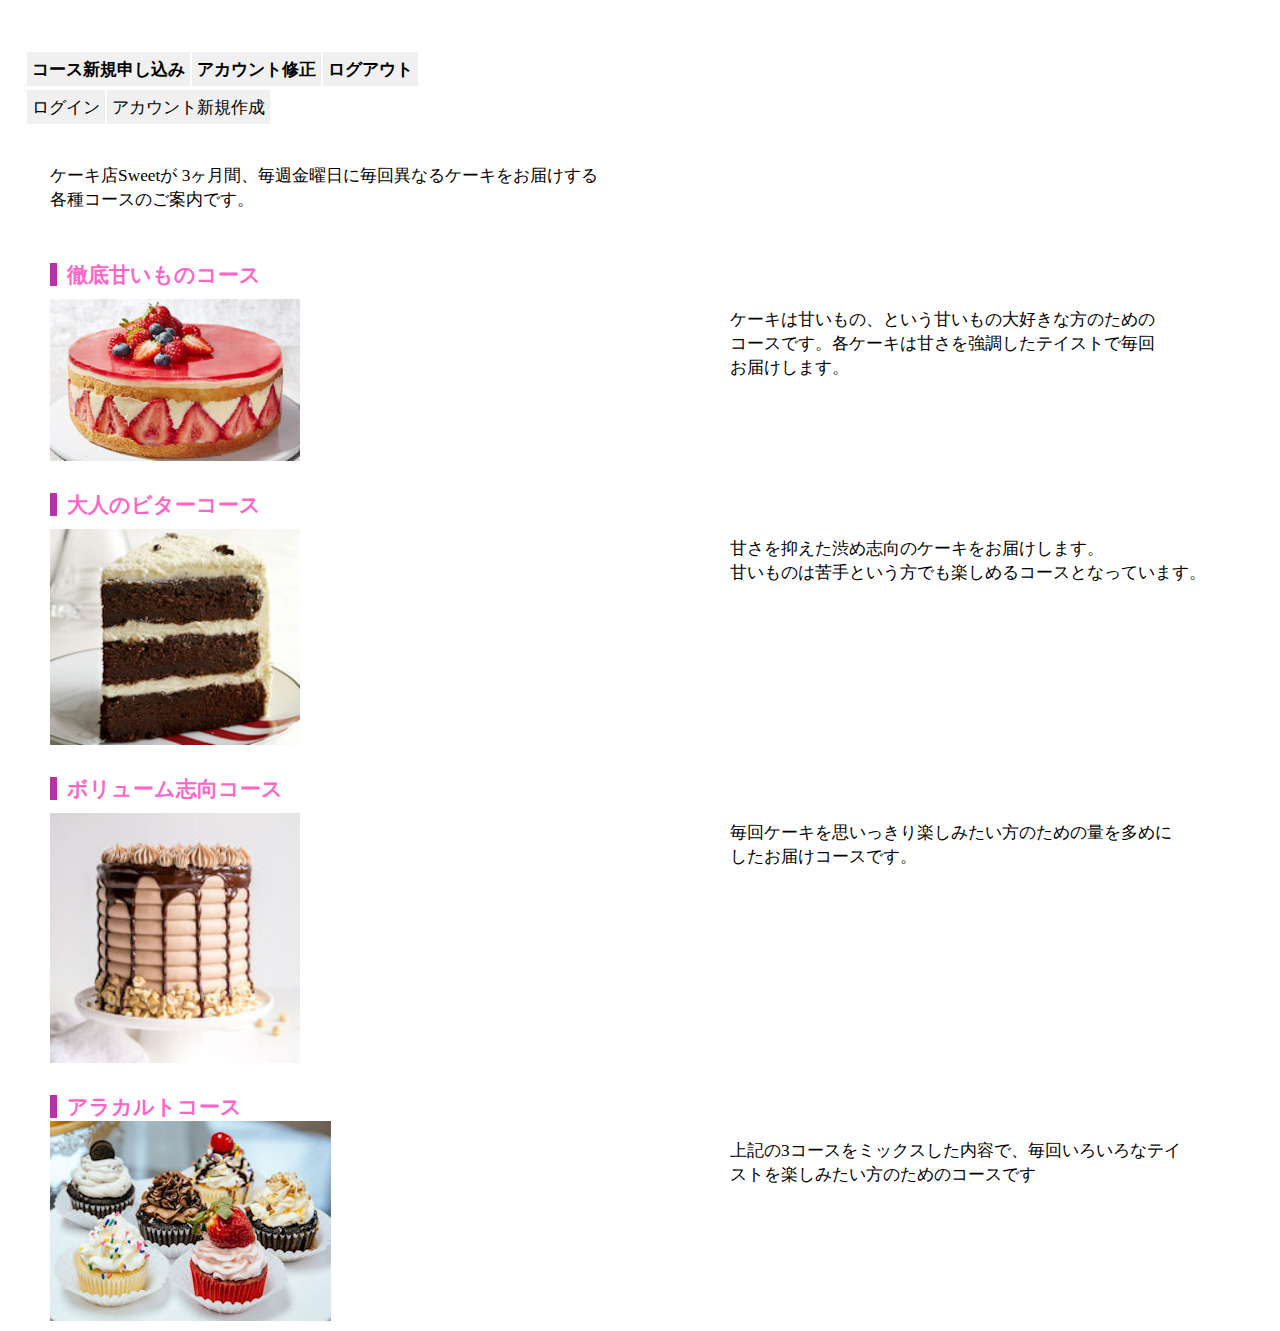
<file: src/main/resources/templates/index.html>
<!--ホーム用画面-->
<!DOCTYPE html>
<html xmlns="http://www.w3.org/1999/xhtml"
      xmlns:th="http://www/thymeleaf.org">
<head>
    <title>Welcome Page</title>
    <meta http-equiv="Content-Type"
          content="text/html; charset=UTF-8">
    <link href="../static/css/mystyle.css" th:href="@{/css/mystyle.css}" rel="stylesheet"/>
</head>
<body>
<!--ヘッダー部挿入-->
<div th:include="header :: headerA"></div>
<div th:if="${logname} != 'kiOYuT49HiJ8' and ${logname} != null">
    <h3 th:text="*{logname} + '様'"/>
    <table>
        <tr>
            <td><a th:href="@{/createcos}">コース新規申し込み</a></td>
            <td><a th:href="@{/edit}">アカウント修正</a></td>
            <td><a th:href="@{/logout}">ログアウト</a></td>
        </tr>
    </table>
</div>
<div th:if="${logname} == 'kiOYuT49HiJ8'">
    <table>
        <tr>
            <td><a th:href="@{/login}">ログイン</a></td>
            <td><a th:href="@{/create}">アカウント新規作成</a></td>
        </tr>
    </table>
</div>
<br/>
<!--メイン部-->
<div class="content">
    <p>ケーキ店Sweetが 3ヶ月間、毎週金曜日に毎回異なるケーキをお届けする<br>各種コースのご案内です。</p>
    <h3 class="icon">徹底甘いものコース</h3>
    <img class=imageA src="../static/img/sweet.jpg"
         th:src="@{img/sweet.jpg}"/>
    <p class="explain">ケーキは甘いもの、という甘いもの大好きな方のための<br>コースです。各ケーキは甘さを強調したテイストで毎回<br>お届けします。</p><br>
    <h3 class="icon">大人のビターコース</h3>
    <img class=imageA src="../static/img/Bitter.jpg"
         th:src="@{img/Bitter.jpg}"/>
    <p class="explain">甘さを抑えた渋め志向のケーキをお届けします。<br>甘いものは苦手という方でも楽しめるコースとなっています。</p><br>
    <h3 class="icon">ボリューム志向コース</h3>
    <img class=imageA src="../static/img/Volume.jpg"
         th:src="@{img/Volume.jpg}"/>
    <p class="explain">毎回ケーキを思いっきり楽しみたい方のための量を多めに<br>したお届けコースです。</p><br>
    <h3 class="icon">アラカルトコース</h3>
    <img src="../static/img/various.jpg"
         th:src="@{img/various.jpg}"/>
    <p class="explain">上記の3コースをミックスした内容で、毎回いろいろなテイ<br>ストを楽しみたい方のためのコースです</p>
</div>

<!--フッター部挿入-->
<div th:include="footer :: footerA"></div>

</body>

</html>
</file>
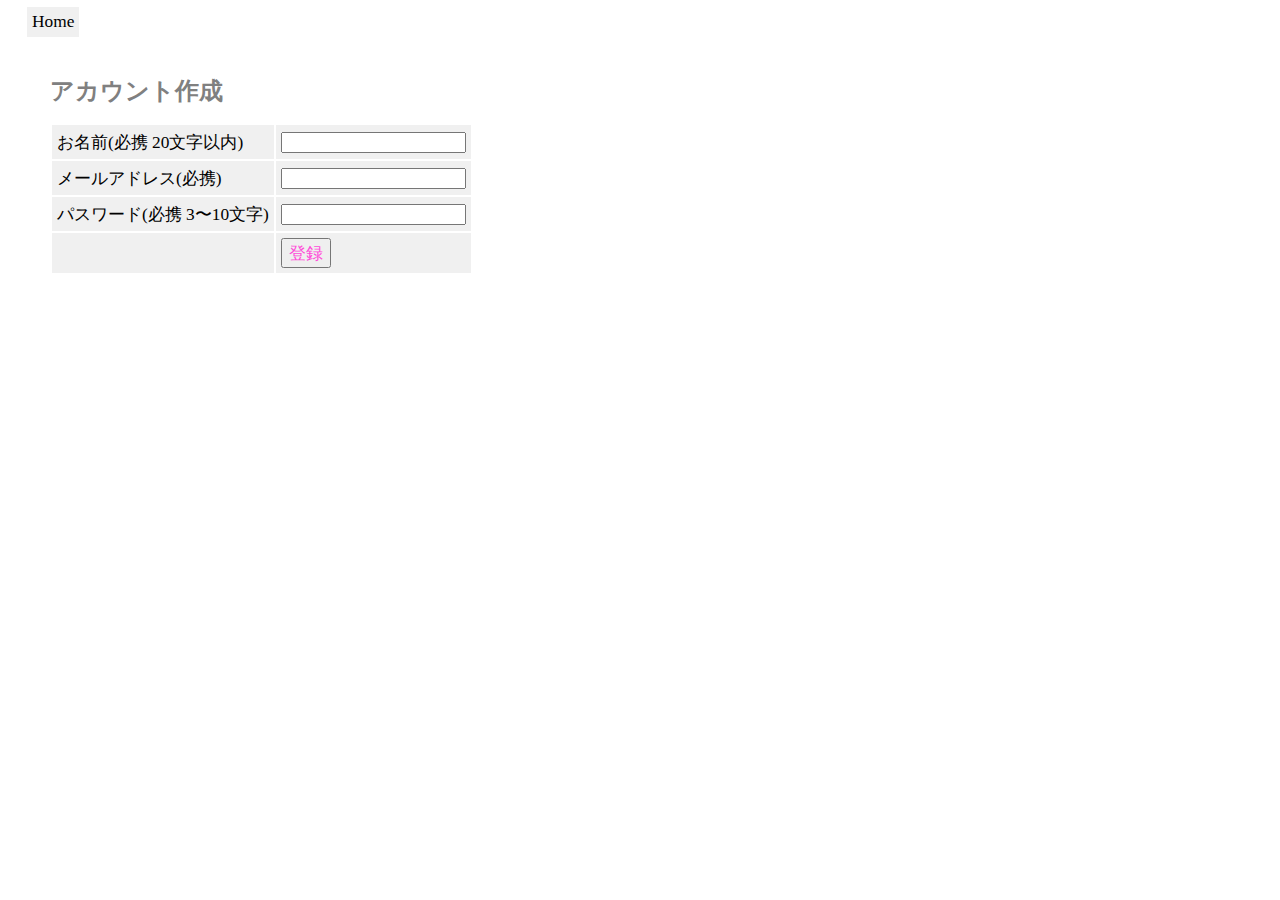
<file: src/main/resources/templates/create.html>
<!--新規アカウント作成用画面-->
<!DOCTYPE html>
<html xmlns="http://www.w3.org/1999/xhtml"
      xmlns:th="http://www/thymeleaf.org">
<head>
    <title>Create Accout</title>
    <meta http-equiv="Content-Type"
          content="text/html; charset=UTF-8">
    <link href="../static/css/mystyle.css" th:href="@{/css/mystyle.css}" rel="stylesheet"/>
</head>

<body>
<!--ヘッダー部挿入-->
<div th:include="header :: headerA"></div>
<table>
    <tr>
        <td><a th:href="@{/}">Home</a></td>
    </tr>
</table>
<br/>

<!--メイン部-->
<div class="content">
    <p th:text="${msg}" id="error"></p>
    <table>
        <h1>アカウント作成</h1>
        <form method="post" action="/create" th:object="${formModel}">
            <input type="hidden" name="id" th:value="*{id}"/>
            <tr>
                <td><label for="name">お名前(必携 20文字以内)</label></td>
                <td><input type="text" id="name" name="name" th:value="*{name}"/>
                    <div th:if="${#fields.hasErrors('name')}"
                         th:errors="*{name}" th:errorclass="err">
                    </div>
                </td>
            </tr>

            <tr>
                <td><label for="mail">メールアドレス(必携)</label></td>
                <td><input type="text" id="mail" name="mail" th:value="*{mail}"/>
                    <div th:if="${#fields.hasErrors('mail')}"
                         th:errors="*{mail}" th:errorclass="err">
                    </div>
                </td>
            </tr>

            <tr>
                <td><label for="psw">パスワード(必携 3〜10文字)</label></td>
                <td><input type="password" id="psw" name="psw" th:value="*{psw}"/>
                    <div th:if="${#fields.hasErrors('psw')}"
                         th:errors="*{psw}" th:errorclass="err">
                    </div>
                </td>
            </tr>

            <tr>
                <td></td>
                <td><input type="submit" value="登録" class="button"/></td>
            </tr>
        </form>
    </table>
</div>

<!--フッター部挿入-->
<div th:include="footer :: footerA"></div>

</body>
</html>
</file>
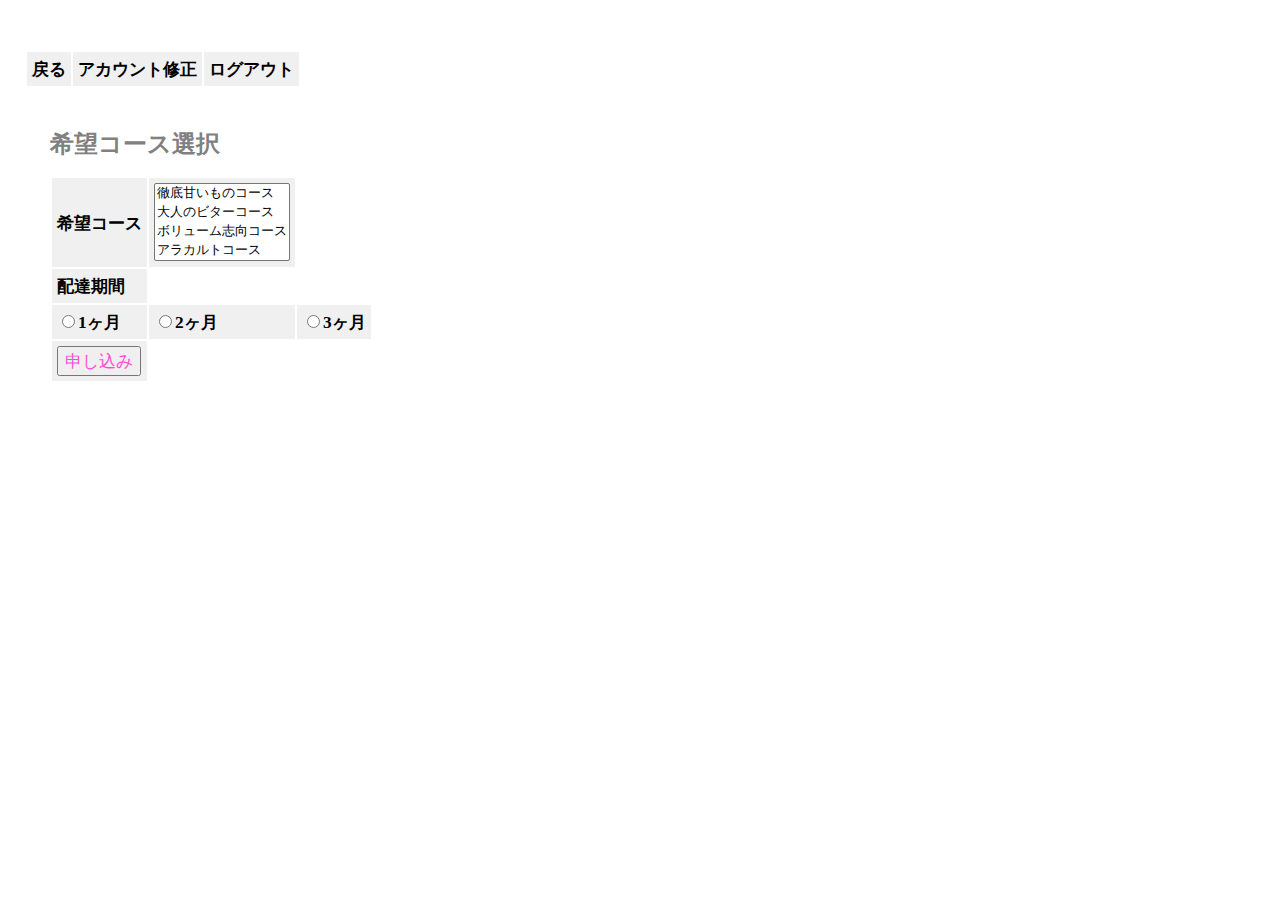
<file: src/main/resources/templates/createcos.html>
<!--新規コース申し込み用画面-->
<!DOCTYPE html>
<html xmlns="http://www.w3.org/1999/xhtml"
      xmlns:th="http://www/thymeleaf.org">
<head>
    <title>コース申し込み</title>
    <meta http-equiv="Content-Type"
          content="text/html; charset=UTF-8">
    <link href="../static/css/mystyle.css" th:href="@{/css/mystyle.css}" rel="stylesheet"/>
</head>

<body>
<!--ヘッダー部挿入-->
<div th:include="header :: headerA"></div>
<h3 th:text="${logname} + '様'"/>
<table>
    <tr>
        <td><a th:href="@{/}">戻る</a></td>
        <td><a th:href="@{/edit}">アカウント修正</a></td>
        <td><a th:href="@{/logout}">ログアウト</a></td>
    </tr>
</table>
<br/>
<!--メイン部-->
<div class="content">
    <table>
        <h1>希望コース選択</h1>
        <form method="post" action="/createcos" th:object="${cosModel}">
            <input type="hidden" name="cosid" th:value="*{cosid}"/>
            <input type="hidden" name="myid" th:value="*{myid}"/>

            <tr>
                <td><label>希望コース</label></td>
                <td><select th:value="*{cosname}" size="4" id="cosname" name="cosname">
                    <option>徹底甘いものコース</option>
                    <option>大人のビターコース</option>
                    <option>ボリューム志向コース</option>
                    <option>アラカルトコース</option>
                </select></td>
            </tr>
            <tr>
                <td><label>配達期間</label></td>
            </tr>
            <td><input type="radio" name="cosmonth" value="1"/>1ヶ月</td>
            <td><input type="radio" name="cosmonth" value="2"/>2ヶ月</td>
            <td><input type="radio" name="cosmonth" value="3"/>3ヶ月</td>
            <tr>
                <td><input type="submit" value="申し込み" class="button"/></td>
            </tr>
        </form>
    </table>
</div>

</body>
</html>
</file>
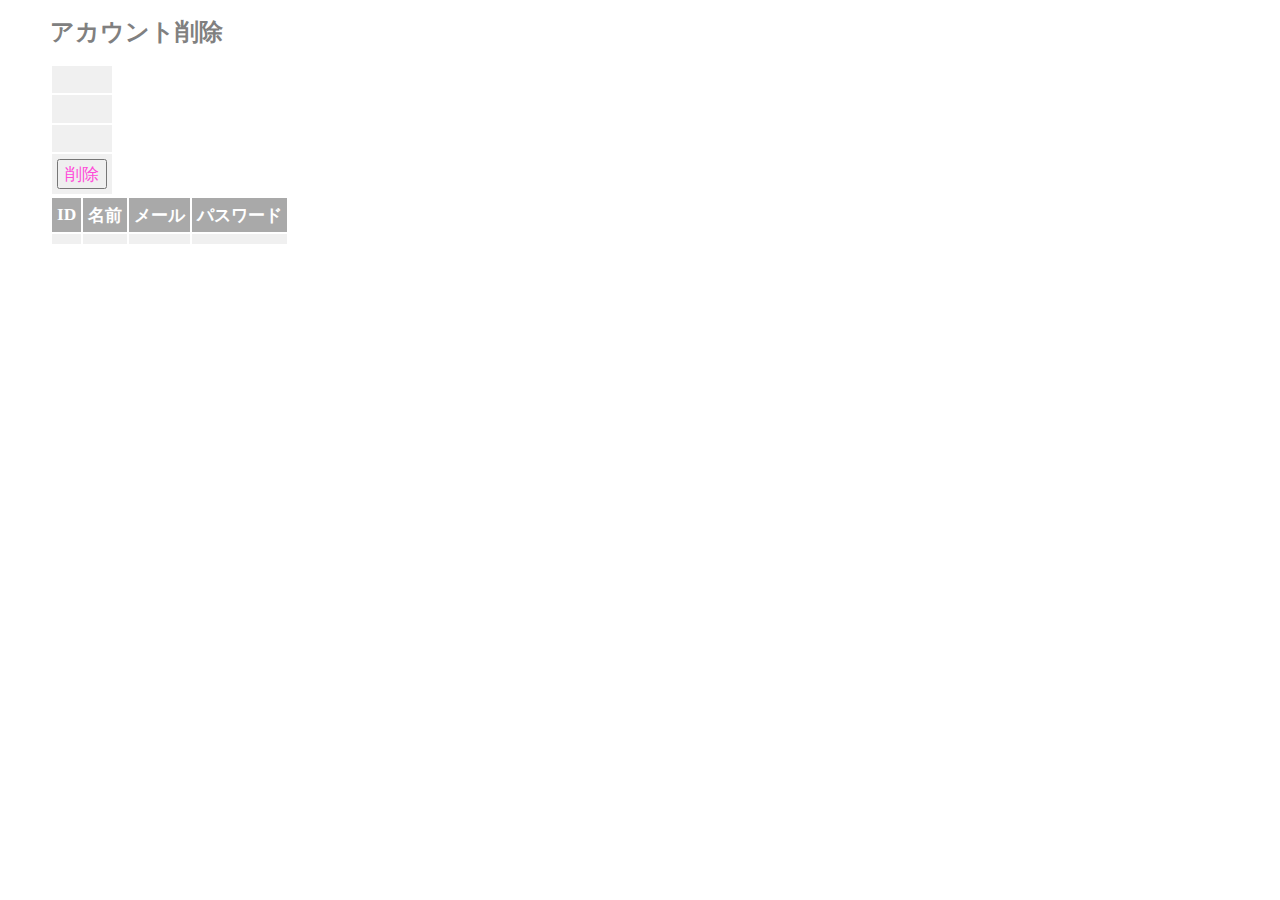
<file: src/main/resources/templates/delete.html>
<!--アカウント削除用画面-->
<!DOCTYPE html>
<html xmlns="http://www.w3.org/1999/xhtml"
      xmlns:th="http://www/thymeleaf.org">
<head>
    <title>Delete Account</title>
    <meta http-equiv="Content-Type"
          content="text/html; charset=UTF-8">
    <link href="../static/css/mystyle.css" th:href="@{/css/mystyle.css}" rel="stylesheet"/>
</head>

<body>
<!--メイン部-->
<div class="content">
    <table>
        <h1>アカウント削除</h1>
        <form method="post" action="/delete" th:object="${formModel}">
            <input type="hidden" name="id" th:value="*{id}"/>
            <tr>
                <td><p th:text="*{name}"></p></td>
            </tr>
            <tr>
                <td><p th:text="*{mail}"></p></td>
            </tr>
            <tr>
                <td><p th:text="*{psw}"></p></td>
            </tr>
            <tr>
                <td><input type="submit" value="削除" class="button"/></td>
            </tr>
        </form>
    </table>

    <table>
        <tr>
            <th>ID</th>
            <th>名前</th>
            <th>メール</th>
            <th>パスワード</th>
        <tr th:each="obj : ${datalist}">
            <td th:text="${obj.id}"></td>
            <td th:text="${obj.name}"></td>
            <td th:text="${obj.mail}"></td>
            <td th:text="${obj.psw}"></td>
        </tr>
    </table>
</div>

<!--フッター部挿入-->
<div th:include="footer :: footerA"></div>

</body>
</html>
</file>
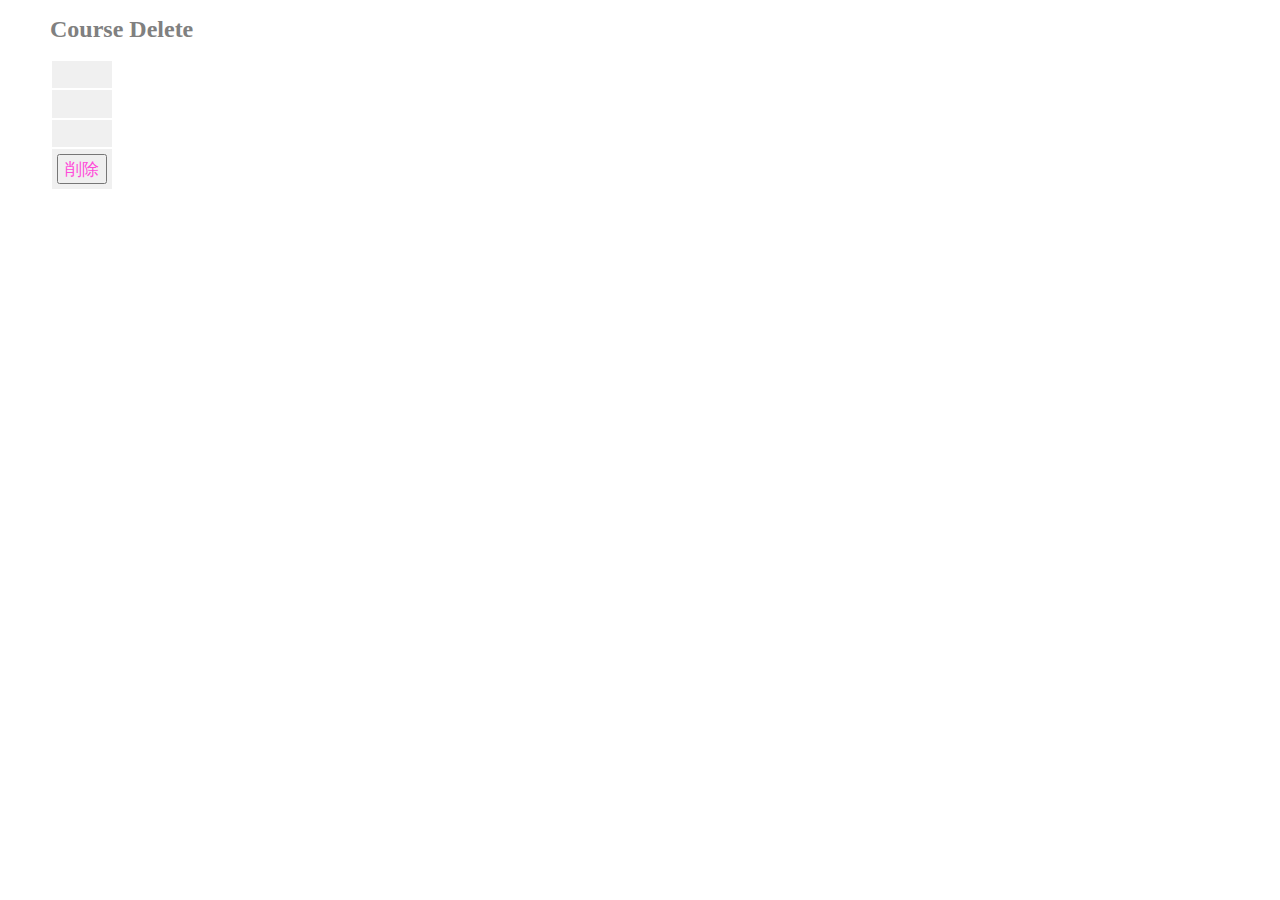
<file: src/main/resources/templates/deletecos.html>
<!--コース削除用画面-->
<!DOCTYPE html>
<html xmlns="http://www.w3.org/1999/xhtml"
      xmlns:th="http://www/thymeleaf.org">
<head>
    <title>Delete Course</title>
    <meta http-equiv="Content-Type"
          content="text/html; charset=UTF-8">
    <link href="../static/css/mystyle.css" th:href="@{/css/mystyle.css}" rel="stylesheet"/>
</head>

<body>
<!--メイン部-->
<div class="content">
    <h1>Course Delete</h1>
    <table>
        <form method="post" action="/deletecos" th:object="${cosModel}">
            <input type="hidden" name="cosid" th:value="*{cosid}"/>
            <tr>
                <td><p th:text="*{myid}"></p></td>
            </tr>
            <tr>
                <td><p th:text="*{cosname}"></p></td>
            </tr>
            <tr>
                <td><p th:text="*{cosmonth}"></p></td>
            </tr>
            <tr>
                <td><input type="submit" value="削除" class="button"/></td>
            </tr>
        </form>
    </table>
</div>

<!--フッター部挿入-->
<div th:include="footer :: footerA"></div>

</body>
</html>
</file>
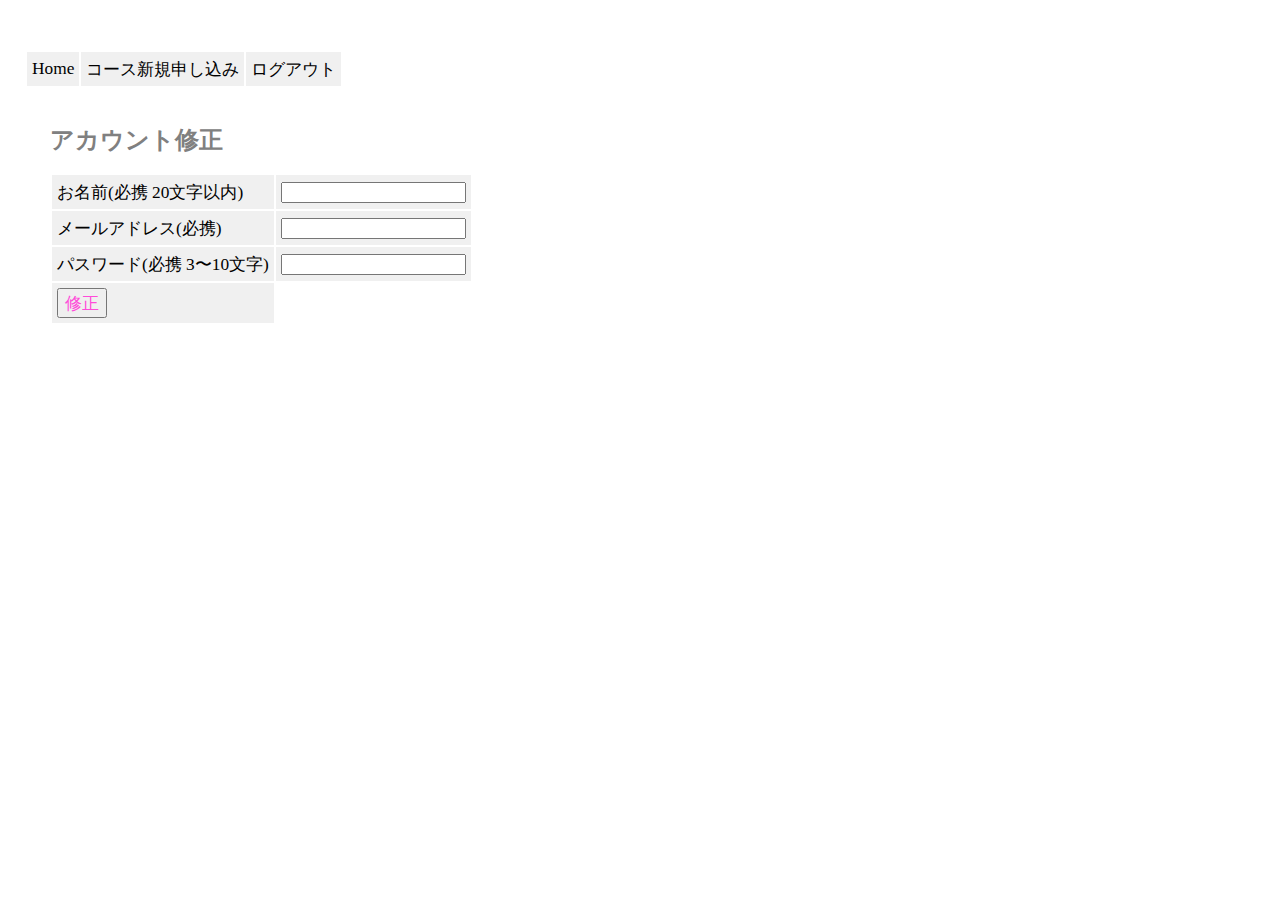
<file: src/main/resources/templates/edit.html>
<!--アカウント編集用画面-->
<!DOCTYPE html>
<html xmlns="http://www.w3.org/1999/xhtml"
      xmlns:th="http://www/thymeleaf.org">
<head>
    <title>Edit Account</title>
    <meta http-equiv="Content-Type"
          content="text/html; charset=UTF-8">
    <link href="../static/css/mystyle.css" th:href="@{/css/mystyle.css}" rel="stylesheet"/>
</head>

<body>
<!--ヘッダー部挿入-->
<div th:include="header :: headerA"></div>
<div th:if="${logname} != 'kiOYuT49HiJ8'">
    <h3 th:text="${logname} + '様'"/>
</div>

<table>
    <tr>
        <td><a th:href="@{/}">Home</a></td>
        <td><a th:href="@{/createcos}">コース新規申し込み</a></td>
        <td><a th:href="@{/logout}">ログアウト</a></td>
    </tr>
</table>
<br/>
<!--メイン部-->
<div class="content">
    <h1>アカウント修正</h1>
    <table>
        <form method="post" action="/edit" th:object="${formModel}">
            <p th:text="'現在のお名前 : ' + *{name}"/>
            <p th:text="'現在のメールアドレス : ' + *{mail}"/>
            <input type="hidden" name="id" th:value="*{id}"/>
            <tr>
                <td><label for="name">お名前(必携 20文字以内)</label></td>
                <td><input type="text" id="name" name="name" th:value="*{name}" th:errorclass="err"/>
                    <div th:if="${#fields.hasErrors('name')}"
                         th:errors="*{name}" th:errorclass="err">
                    </div>
                </td>
            </tr>
            <tr>
                <td><label for="mail">メールアドレス(必携)</label></td>
                <td><input type="text" id="mail" name="mail" th:value="*{mail}" th:errorclass="err"/>
                    <div th:if="${#fields.hasErrors('mail')}"
                         th:errors="*{mail}" th:errorclass="err">
                    </div>
                </td>
            </tr>
            <tr>
                <td><label for="psw">パスワード(必携 3〜10文字)</label></td>
                <td><input type="password" id="psw" name="psw" th:value="*{psw}" th:errorclass="err"/>
                    <div th:if="${#fields.hasErrors('psw')}"
                         th:errors="*{psw}" th:errorclass="err">
                    </div>
                </td>
            </tr>

            <tr>
                <td><input type="submit" value="修正" class="button"/></td>
            </tr>
            <p th:text="${msg}"/>
        </form>
    </table>
</div>
</body>
</html>
</file>
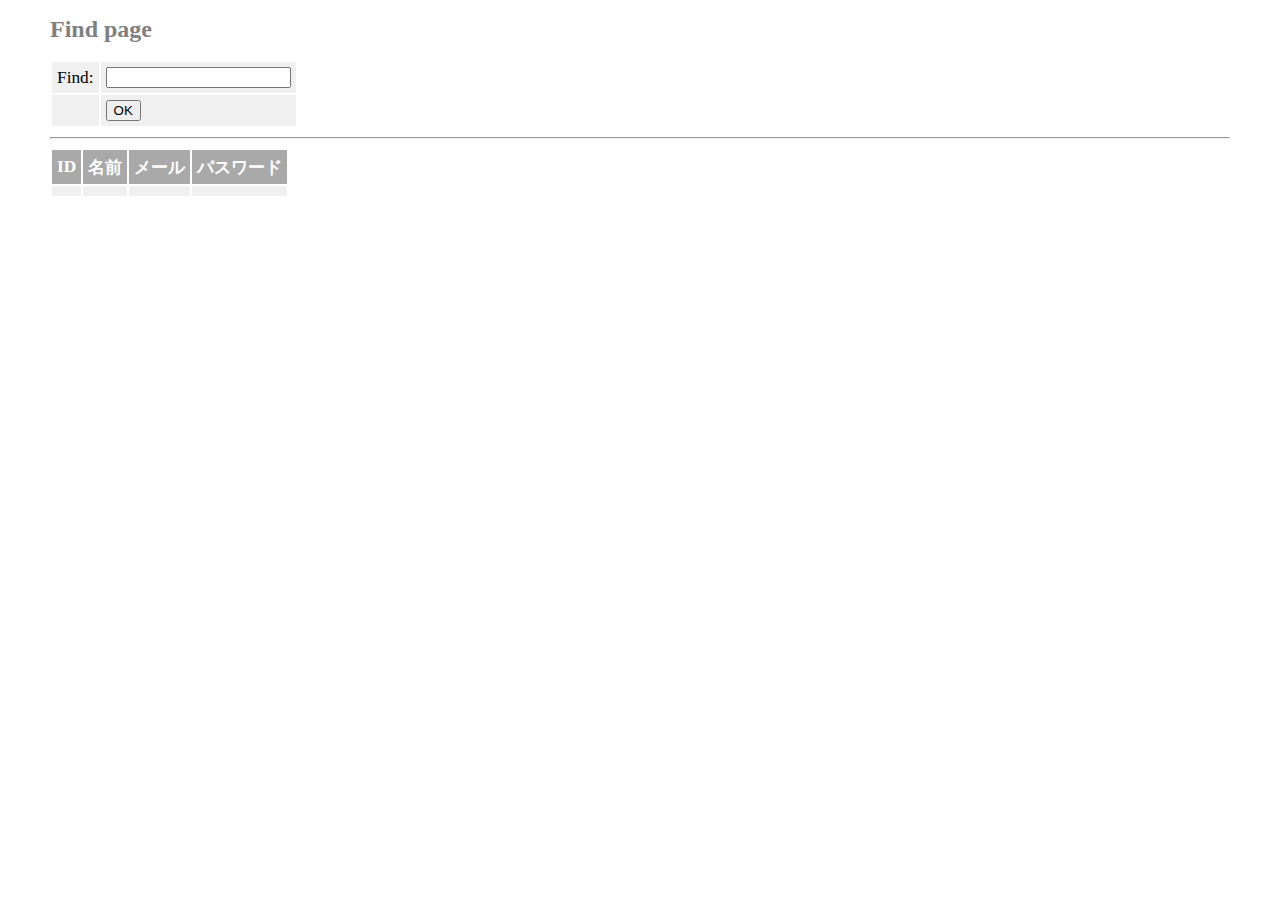
<file: src/main/resources/templates/find.html>
<!--アカウント検索用画面-->
<!DOCTYPE html>
<html xmlns="http://www.w3.org/1999/xhtml"
      xmlns:th="http://www/thymeleaf.org">
<head>
    <title>find page</title>
    <meta http-equiv="Content-Type"
          content="text/html; charset=UTF-8">
    <link href="../static/css/mystyle.css" th:href="@{/css/mystyle.css}" rel="stylesheet"/>
</head>

<body>
<!--ヘッダー部挿入-->
<div th:include="header :: headerA"></div>
<!--メイン部-->
<div class="content">
    <h1>Find page</h1>
    <p th:text="${msg}"></p>
    <table>
        <form action="/find" method="post">
            <tr>
                <td>Find:</td>
                <td><input type="text" name="fstr" size="20"
                           th:value="${value}"/></td>
            </tr>
            <tr>
                <td></td>
                <td><input type="submit" value="OK"/></td>
            </tr>
        </form>
    </table>
    <hr/>
    <table>
        <tr>
            <th>ID</th>
            <th>名前</th>
            <th>メール</th>
            <th>パスワード</th>
        <tr th:each="obj : ${datalist}">
            <td th:text="${obj.id}"></td>
            <td th:text="${obj.name}"></td>
            <td th:text="${obj.mail}"></td>
            <td th:text="${obj.psw}"></td>
        </tr>
    </table>
</div>

<!--フッター部挿入-->
<div th:include="footer :: footerA"></div>

</body>
</html>
</file>
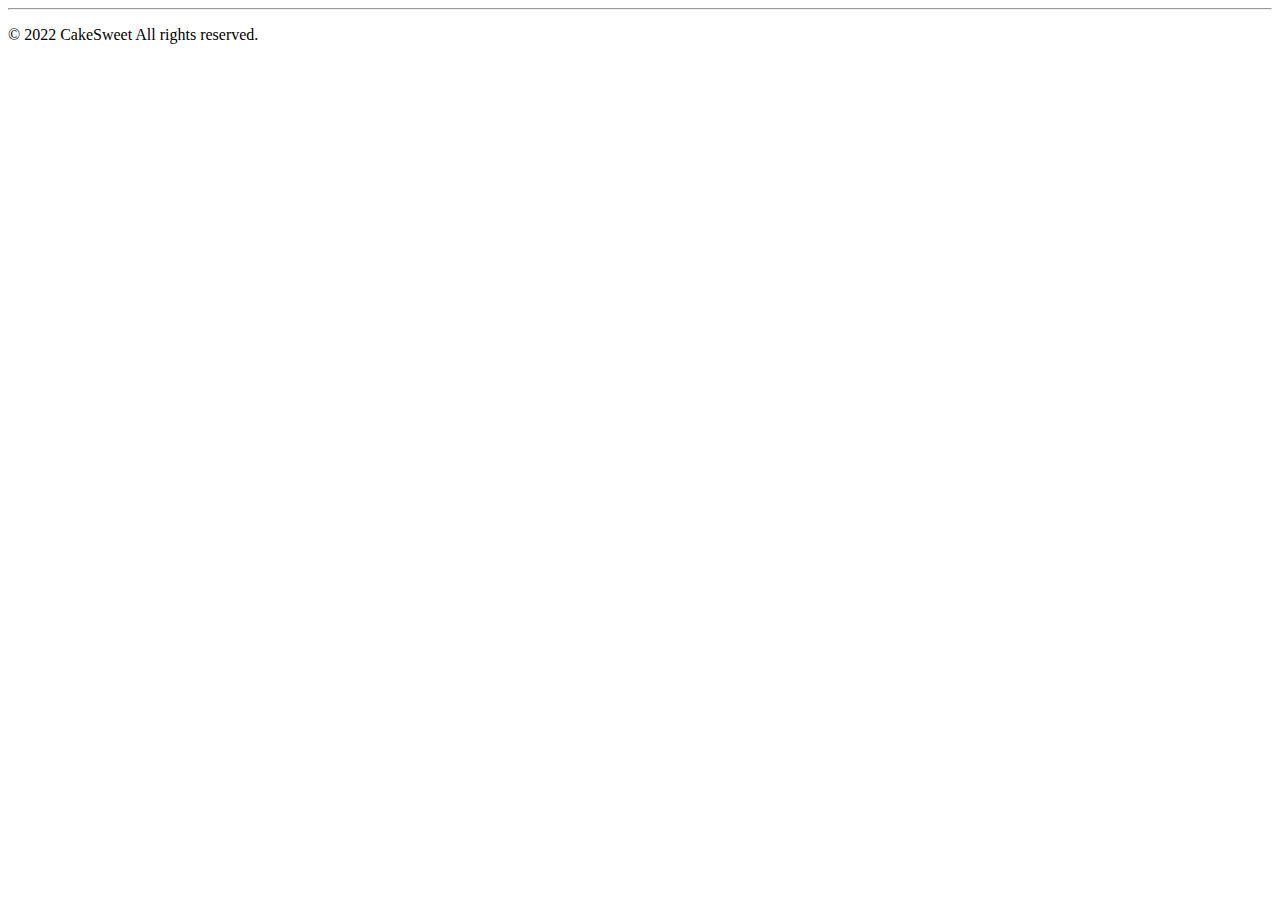
<file: src/main/resources/templates/footer.html>
<!--フッター用画面-->
<!DOCTYPE html>
<html xmlns="http://www.w3.org/1999/xhtml"
      xmlns:th="http://www/thymeleaf.org">
<head>
  <meta http-equiv="Content-Type"
        content="text/html; charset=UTF-8">
  <link href="../static/css/mystyle.css" />
</head>

<body>
  <div id="footer" th:fragment="footerA">
    <div class="footer">
      <hr class="linehf"/>
      <p >© 2022 CakeSweet All rights reserved.</p>
    </div>
  </div>
</body>
</html>
</file>
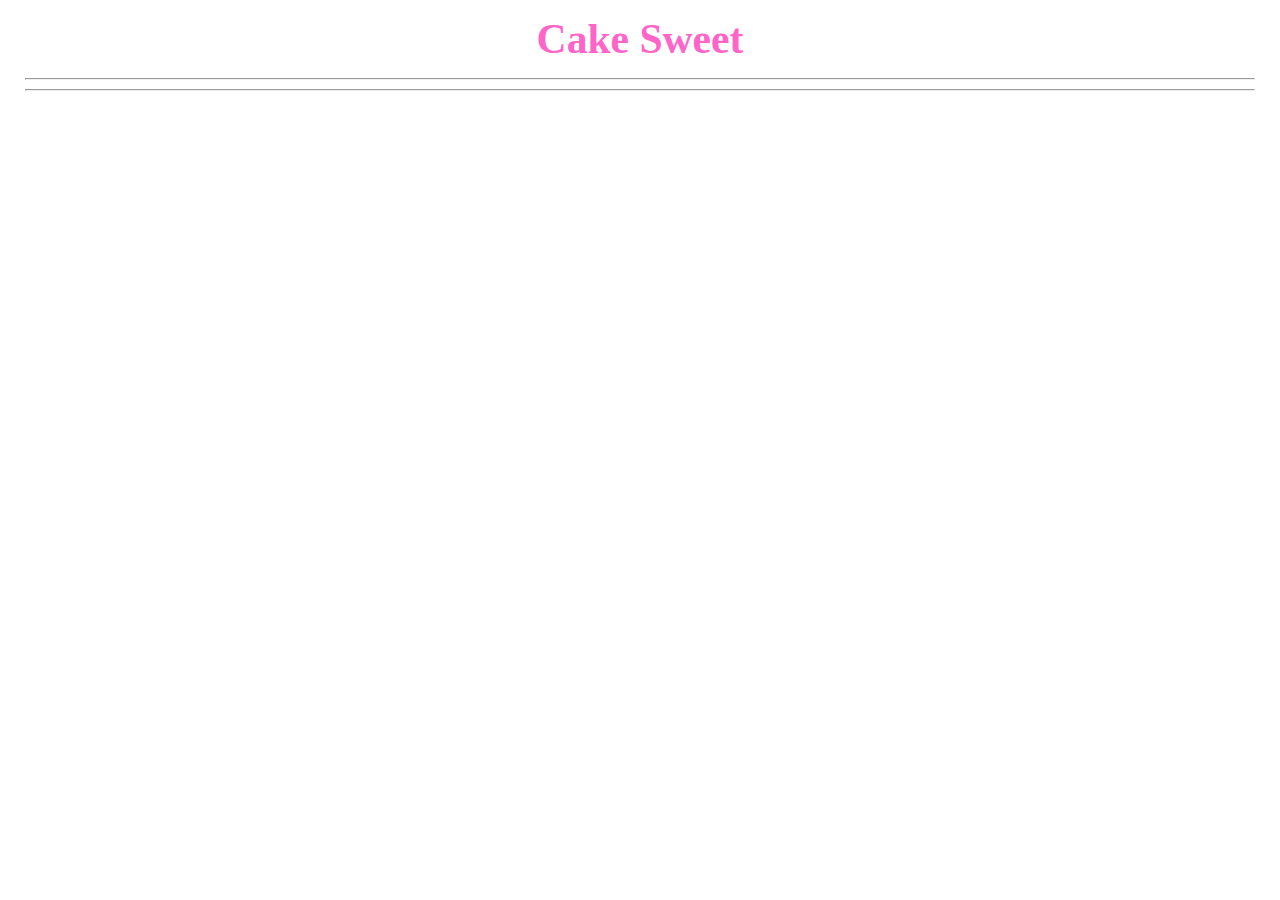
<file: src/main/resources/templates/header.html>
<!--ヘッダー用画面-->
<!DOCTYPE html>
<html xmlns="http://www.w3.org/1999/xhtml"
      xmlns:th="http://www/thymeleaf.org">
<head>
    <meta charset="UTF-8">
    <title>Header Parts</title>
    <meta http-equiv="Content-Type"
          content="text/html; charset=UTF-8">
    <link href="../static/css/mystyle.css" th:href="@{/css/mystyle.css}" rel="stylesheet"/>
</head>
<body>
<header id="header" th:fragment="headerA">
    <h2>Cake Sweet</h2>
    <hr class="linehf"/>
</header>
<hr class="linehf"/>
</body>
</html>
</file>
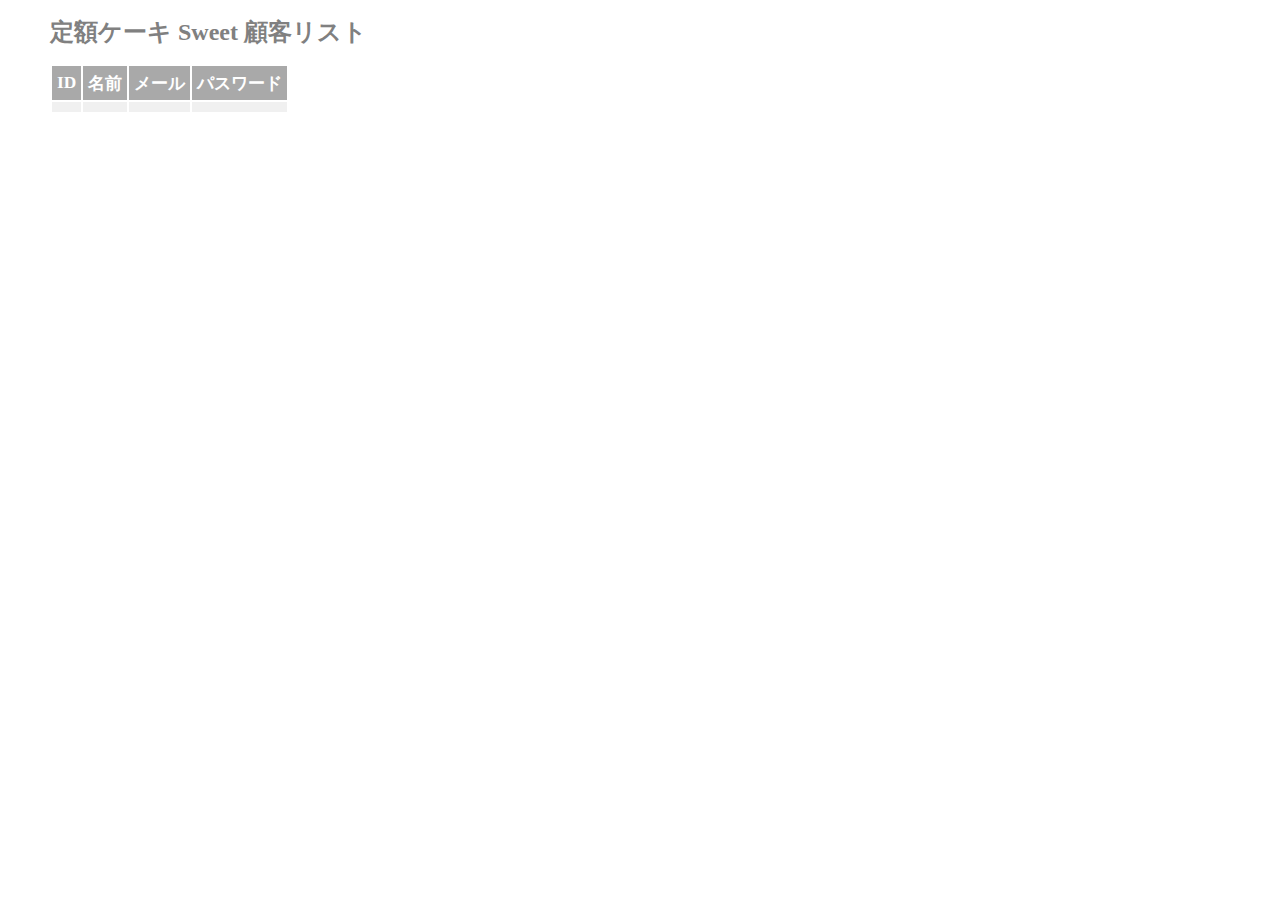
<file: src/main/resources/templates/list.html>
<!--アカウント一覧用画面-->
<!DOCTYPE html>
<html xmlns="http://www.w3.org/1999/xhtml"
      xmlns:th="http://www/thymeleaf.org">
<head>
    <title>Welcome Page</title>
    <meta http-equiv="Content-Type"
          content="text/html; charset=UTF-8">
    <link href="../static/css/mystyle.css" th:href="@{/css/mystyle.css}" rel="stylesheet"/>
</head>

<body>
<!--ヘッダー部挿入-->
<div th:include="header :: headerA"></div>
<!--メイン部-->
<div class="content">
    <table>
        <h1>定額ケーキ Sweet 顧客リスト</h1>
        <table>
            <tr>
                <th>ID</th>
                <th>名前</th>
                <th>メール</th>
                <th>パスワード</th>
            <tr th:each="obj : ${datalist}">
                <td th:text="${obj.id}"></td>
                <td th:text="${obj.name}"></td>
                <td th:text="${obj.mail}"></td>
                <td th:text="${obj.psw}"></td>
            </tr>
        </table>
</div>
</body>
</html>
</file>
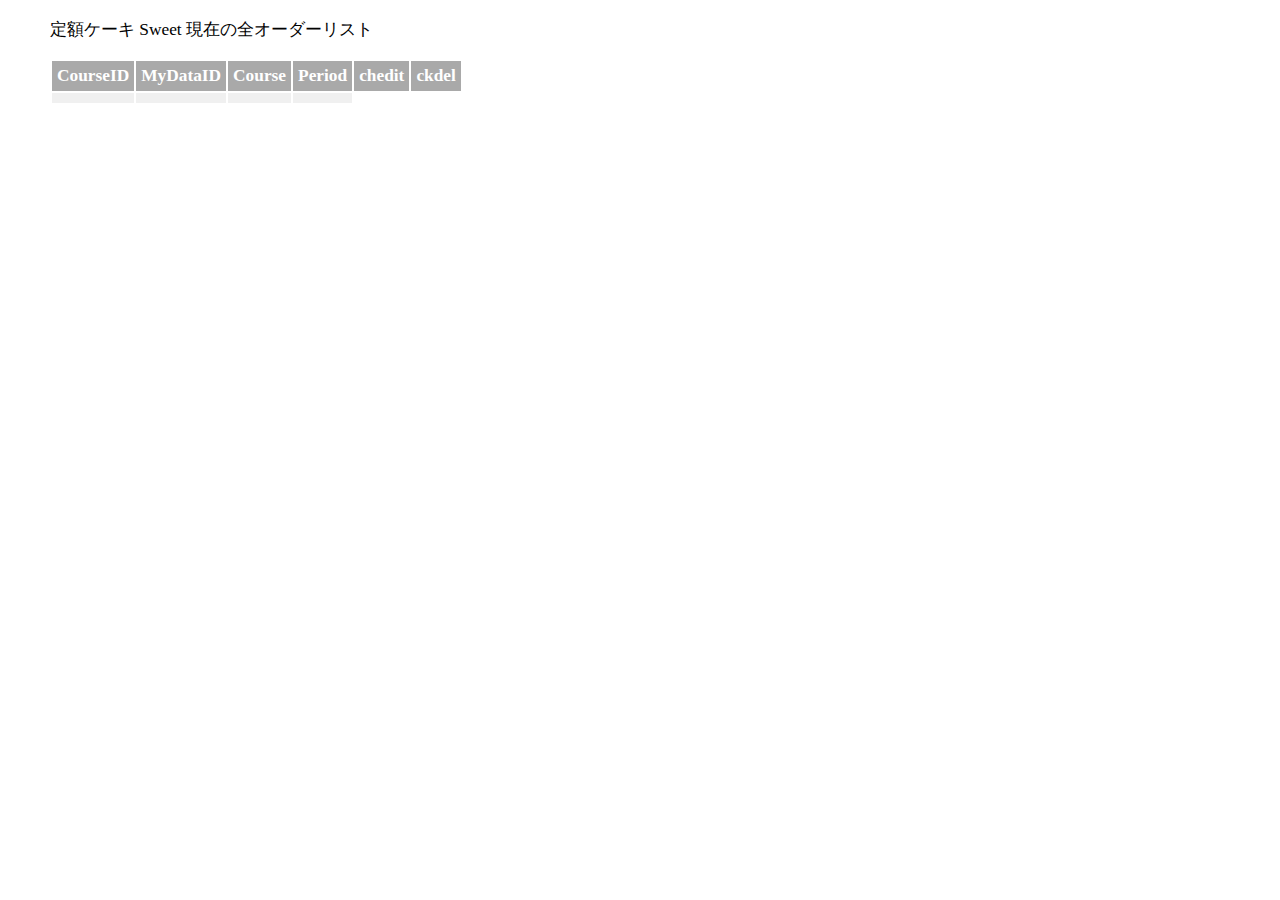
<file: src/main/resources/templates/listcos.html>
<!--コース一覧用画面-->
<!DOCTYPE html>
<html xmlns="http://www.w3.org/1999/xhtml"
      xmlns:th="http://www/thymeleaf.org">
<head>
    <title>Course list</title>
    <meta http-equiv="Content-Type"
          content="text/html; charset=UTF-8">
    <link href="../static/css/mystyle.css" th:href="@{/css/mystyle.css}" rel="stylesheet"/>
</head>

<body>
<!--ヘッダー部挿入-->
<div th:include="header :: headerA"></div>
<!--メイン部-->
<div class="content">
    <p>定額ケーキ Sweet 現在の全オーダーリスト</p>
    <table>
        <tr>
            <th>CourseID</th>
            <th>MyDataID</th>
            <th>Course</th>
            <th>Period</th>
            <th>chedit</th>
            <th>ckdel</th>
        <tr th:each="obj : ${datalist}">
            <td th:text="${obj.cosid}"></td>
            <td th:text="${obj.myid}"></td>
            <td th:text="${obj.cosname}"></td>
            <td th:text="${obj.cosmonth}"></td>
        </tr>
    </table>
</div>
</body>
</html>
</file>
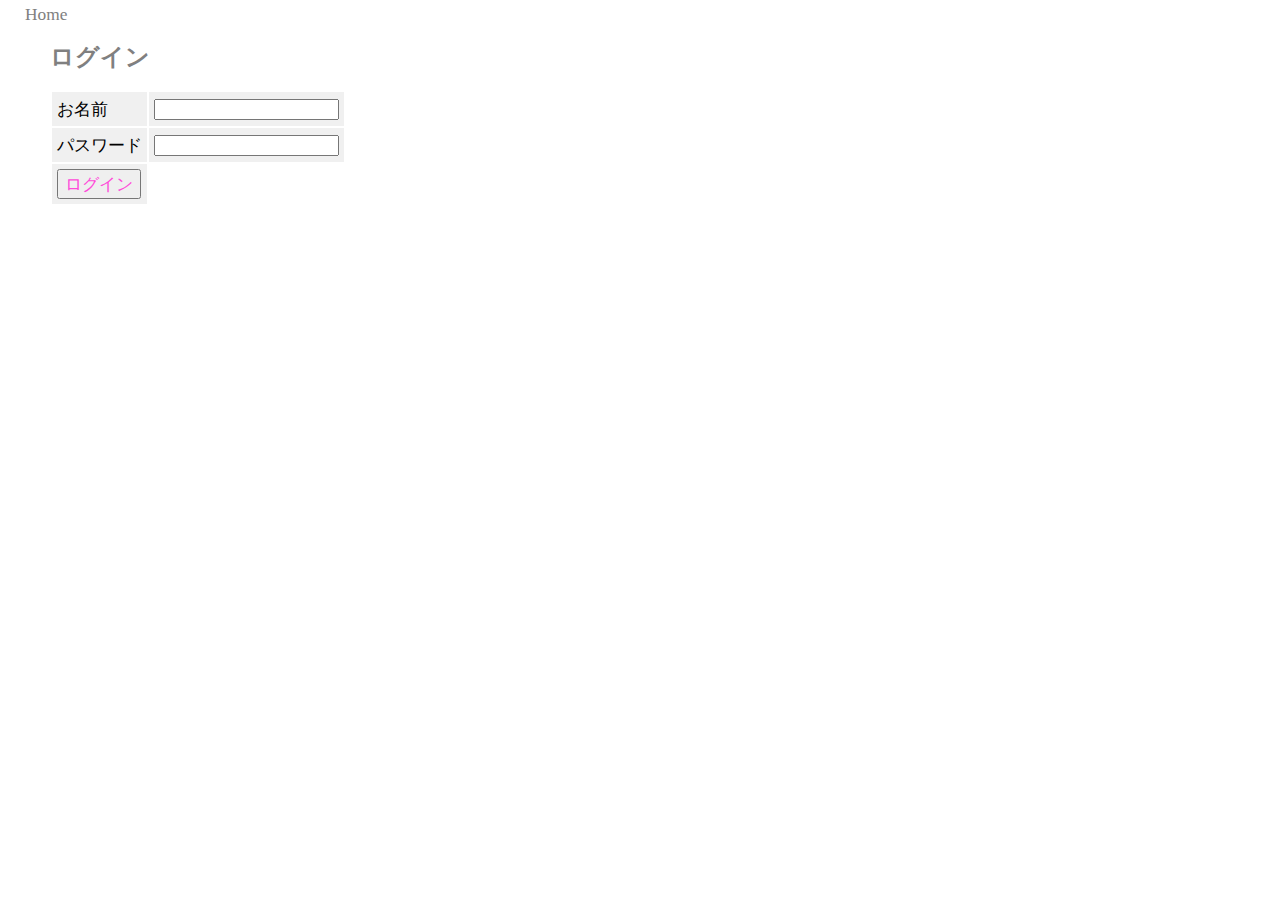
<file: src/main/resources/templates/login.html>
<!--ログイン用画面-->
<!DOCTYPE html>
<html xmlns="http://www.w3.org/1999/xhtml"
      xmlns:th="http://www/thymeleaf.org" xmlns:form="http://www.w3.org/1999/xhtml">
<head>
    <title>Login</title>
    <meta http-equiv="Content-Type"
          content="text/html; charset=UTF-8">
    <link href="../static/css/mystyle.css" th:href="@{/css/mystyle.css}" rel="stylesheet"/>
</head>

<body>
<!--ヘッダー部挿入-->
<div th:include="header :: headerA"></div>
<td><a th:href="@{/}">Home</a></td>
<br/>
<!--メイン部-->
<div class="content">
    <table>
        <h1>ログイン</h1>
        <form method="post" action="/login">
            <tr>
                <td><label for="name">お名前</label></td>
                <td><input type="text" id="name" name="name" th:value="${login_name}"/></td>
            </tr>
            <tr>
                <td><label for="psw">パスワード</label></td>
                <td><input type="password" id="psw" name="psw" th:value="${login_psw}"/></td>
            </tr>
            <tr>
                <td><input type="submit" value="ログイン" class="button"></td>
            </tr>
            <p th:text="${msg}"/>
        </form>
    </table>
</div>
</body>
</html>
</file>
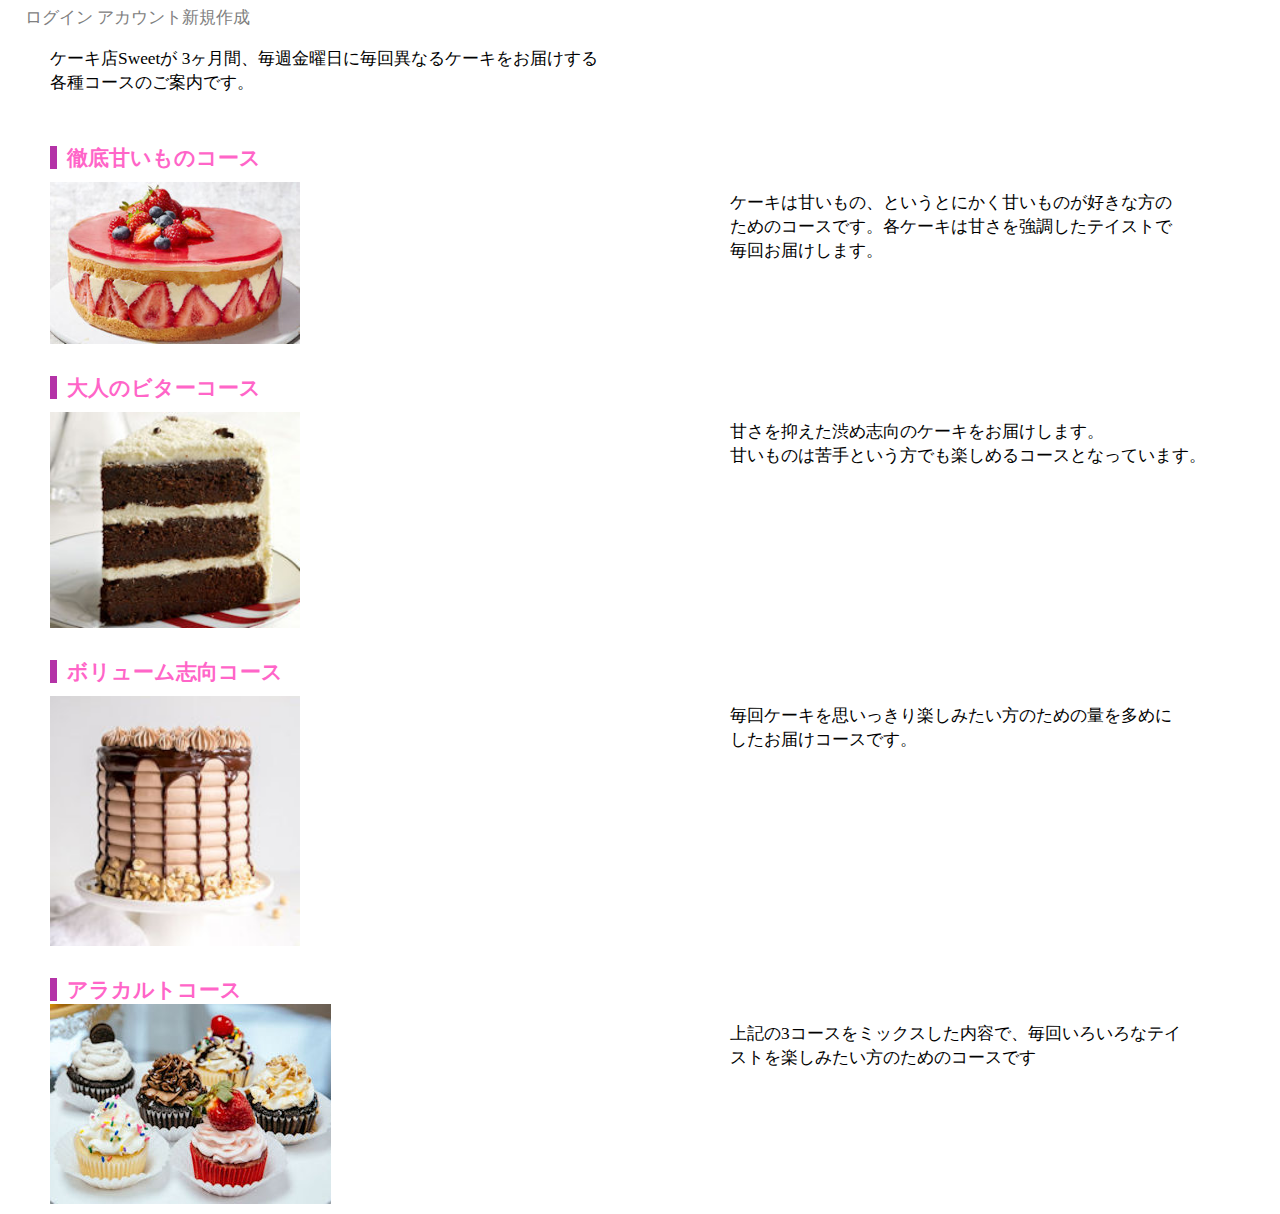
<file: src/main/resources/templates/logout.html>
<!--ログアウト時用画面-->
<!DOCTYPE html>
<html xmlns="http://www.w3.org/1999/xhtml"
      xmlns:th="http://www/thymeleaf.org">
<head>
    <title>Welcome Page</title>
    <meta http-equiv="Content-Type"
          content="text/html; charset=UTF-8">
    <link href="../static/css/mystyle.css" th:href="@{/css/mystyle.css}" rel="stylesheet"/>
</head>

<body>
<!--ヘッダー部挿入-->
<div th:include="header :: headerA"></div>

<!--メイン部-->
<td><a th:href="@{/login}">ログイン</a></td>
<td><a th:href="@{/create}">アカウント新規作成</a></td>
<br/>
<div class="content">
    <p>ケーキ店Sweetが 3ヶ月間、毎週金曜日に毎回異なるケーキをお届けする<br>各種コースのご案内です。</p>
    <h3 class="icon">徹底甘いものコース</h3>
    <img class=imageA src="../static/img/sweet.jpg"
         th:src="@{img/sweet.jpg}"/>
    <p class="explain">ケーキは甘いもの、というとにかく甘いものが好きな方の<br>ためのコースです。各ケーキは甘さを強調したテイストで<br>毎回お届けします。</p><br>
    <h3 class="icon">大人のビターコース</h3>
    <img class=imageA src="../static/img/Bitter.jpg"
         th:src="@{img/Bitter.jpg}"/>
    <p class="explain">甘さを抑えた渋め志向のケーキをお届けします。<br>甘いものは苦手という方でも楽しめるコースとなっています。</p><br>
    <h3 class="icon">ボリューム志向コース</h3>
    <img class=imageA src="../static/img/Volume.jpg"
         th:src="@{img/Volume.jpg}"/>
    <p class="explain">毎回ケーキを思いっきり楽しみたい方のための量を多めに<br>したお届けコースです。</p><br>
    <h3 class="icon">アラカルトコース</h3>
    <img src="../static/img/various.jpg"
         th:src="@{img/various.jpg}"/>
    <p class="explain">上記の3コースをミックスした内容で、毎回いろいろなテイ<br>ストを楽しみたい方のためのコースです</p>
</div>

<!--フッター部挿入-->
<div th:include="footer :: footerA"></div>

</body>
</html>
</file>
<file: src/main/resources/static/css/mystyle.css>
.button {
    font-family: 'Bitter', serif;
    font-size: 13pt;
    color: #ff4bd9;
}

td {
    font-family: 'Bitter', serif;
    font-size: 13pt;
    color: black;
}

.content {
    font-family: 'Bitter', serif;
    font-size: 13pt;
    color: black;
    margin: 5px 25px;
}

h1 {
    font-family: 'Bitter', serif;
    font-size: 18pt;
    font-weight: bold;
    color: gray;
}

h2 {
    font-family: 'Bitter', serif;
    font-size: 2.4em;
    text-align: center;
    color: #ff65c8;
    margin: 15px 50px;
}

h3 {
    padding: 30px 0px 0px 0px;
    margin: 20px 0px 0px 0px;
    clear: both;
    font-family: 'Bitter', serif;
    font-size: 1.2em;
    text-align: left;
    color: #ff65c8;
}

body {
    font-family: 'Bitter', serif;
    font-size: 13pt;
    color: gray;
    margin: 5px 25px;
}

tr {
    margin: 5px;
}

th {
    padding: 5px;
    color: white;
    background: darkgray;
}

td {
    padding: 5px;
    color: black;
    background: #f0f0f0;
}

pre {
    border: solid 3px #ddd;
    padding: 10px;
}

.err {
    color: red;
}

#error {
    color: red;
    font-size: 11pt;
}

.imageA {
    padding: 10px 0px 0px 0px;
    margin: 0;
    width: 250px;
    float: left;
}

.explain {
    width: 500px;
    float: right;
    text-align: left;
}

.icon::before {
    content: "";
    padding-right: 10px;
    border-left: 7px solid #b433a7;
}

.href::before {
    content: "";
    border-left: 4px solid #b433a7;
}

/*フッター部の水平線*/
.linehf {
    color:#b433a7;
    margin-up: 20px;
}

/*フッター部*/
.footer {
    font-size: 1.3vw;
    font-color: black;
    text-align: center;
    position: static;/*←絶対位置*/
    bottom: 0; /*下に固定*/
    width: 100%;
}
</file>
